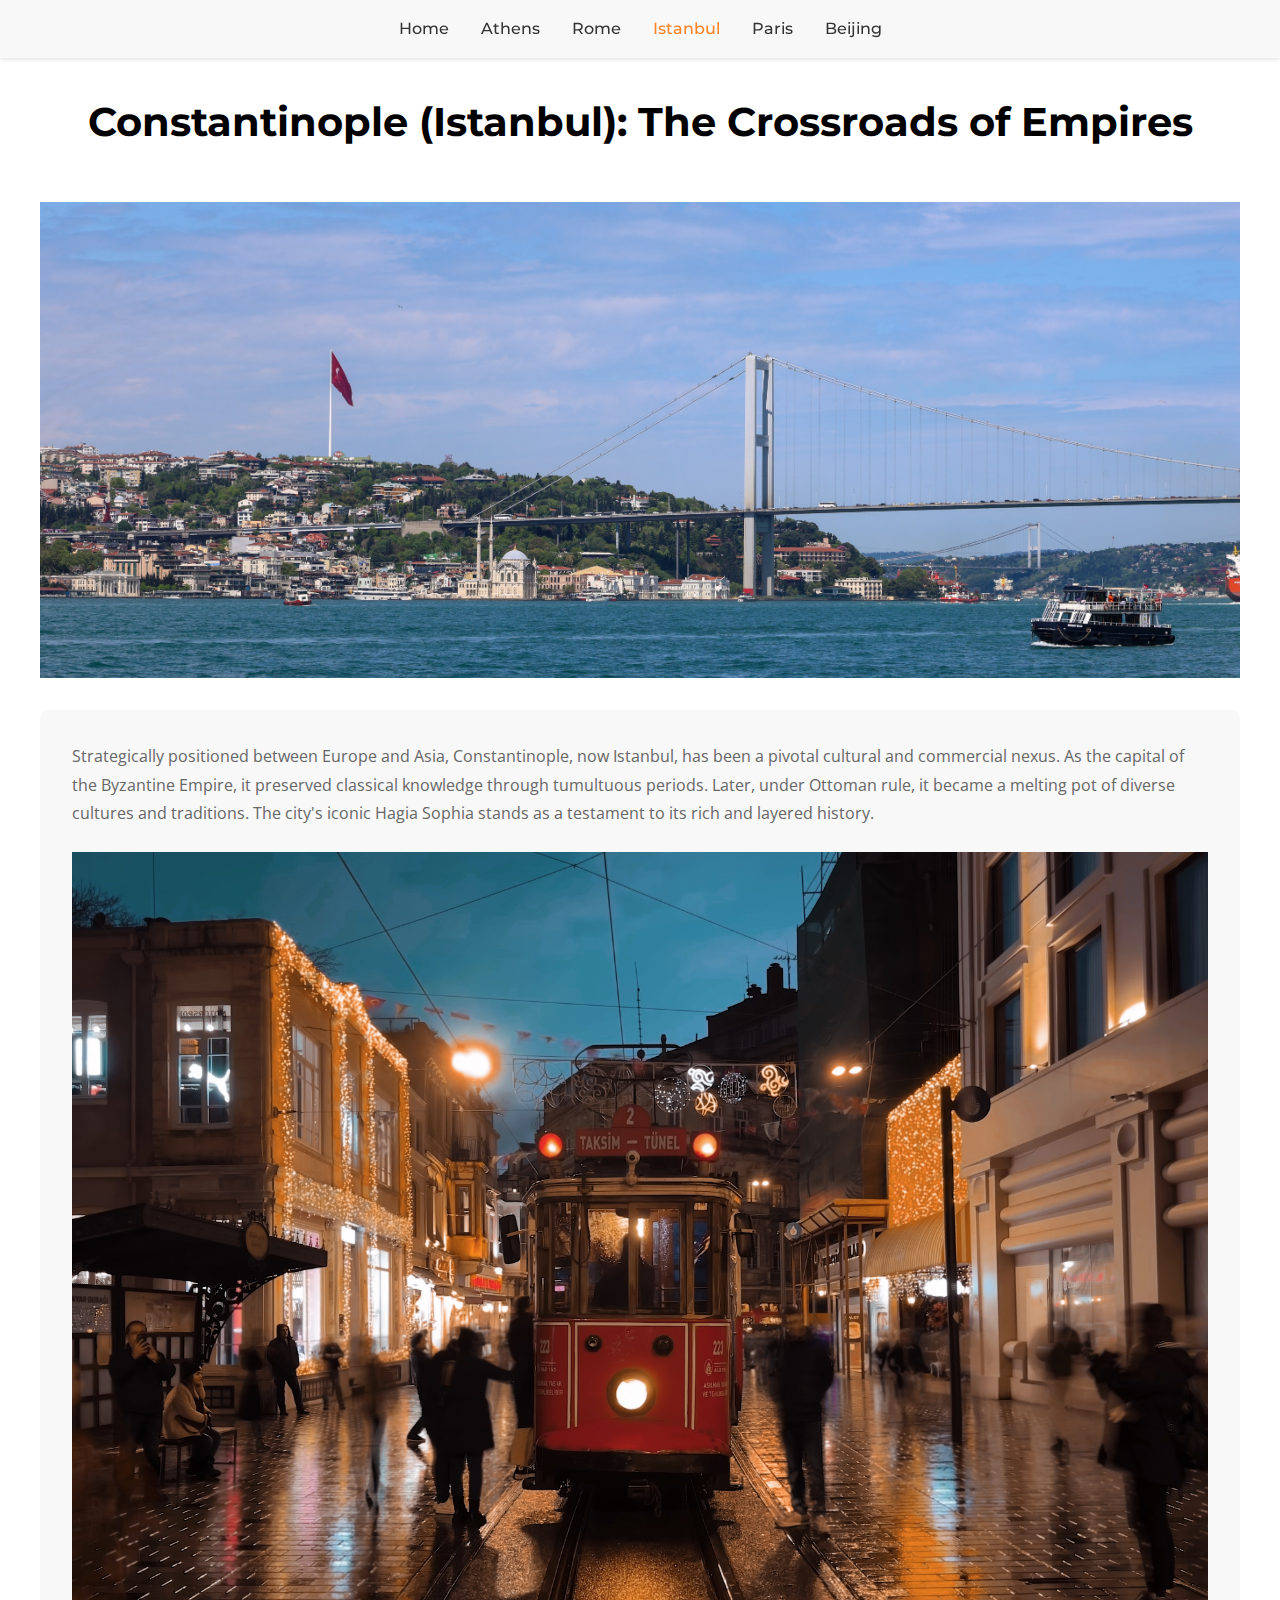
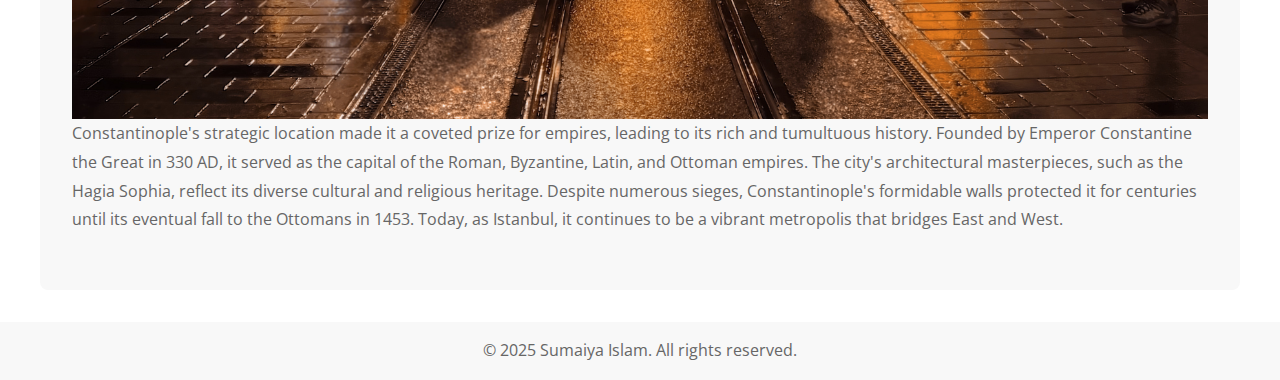
<file: istanbul.html>
<!DOCTYPE html>
<html lang="en">
<head>
    <meta charset="UTF-8">
    <meta name="viewport" content="width=device-width, initial-scale=1.0">
    <title>Istanbul - Historical City</title>
    <link rel="stylesheet" href="assets/style.css">
    <link href="https://fonts.googleapis.com/css2?family=Montserrat:wght@500;700&family=Open+Sans:wght@400;600&display=swap" rel="stylesheet">
</head>
<body>
    <nav class="navbar">
        <ul>
            <li><a href="index.html">Home</a></li>
            <li><a href="athens.html">Athens</a></li>
            <li><a href="rome.html">Rome</a></li>
            <li><a href="istanbul.html" class="active">Istanbul</a></li>
            <li><a href="paris.html">Paris</a></li>
            <li><a href="beijing.html">Beijing</a></li>
        </ul>
    </nav>

    <main class="city-page">
        <div class="grid-container">
            <section class="city-intro">
                <h1>Constantinople (Istanbul): The Crossroads of Empires</h1>
            </section>
            <section class="city-image">
                <img src="assets/istanbul.jpg" alt="Istanbul">
            </section>
            <section class="city-content">
                <p>Strategically positioned between Europe and Asia, Constantinople, now Istanbul, has been a pivotal cultural and commercial nexus. As the capital of the Byzantine Empire, it preserved classical knowledge through tumultuous periods. Later, under Ottoman rule, it became a melting pot of diverse cultures and traditions. The city's iconic Hagia Sophia stands as a testament to its rich and layered history.</p>
                <div class="city-image">
                    <img src="assets/istanbul2.jpg" alt="Istanbul Second View">
                </div>
                <p>Constantinople's strategic location made it a coveted prize for empires, leading to its rich and tumultuous history. Founded by Emperor Constantine the Great in 330 AD, it served as the capital of the Roman, Byzantine, Latin, and Ottoman empires. The city's architectural masterpieces, such as the Hagia Sophia, reflect its diverse cultural and religious heritage. Despite numerous sieges, Constantinople's formidable walls protected it for centuries until its eventual fall to the Ottomans in 1453. Today, as Istanbul, it continues to be a vibrant metropolis that bridges East and West.</p>
            </section>
        </div>
    </main>

    <footer>
        <p>&copy; 2025 Sumaiya Islam. All rights reserved.</p>
    </footer>
</body>
</html>
</file>
<file: assets/style.css>
* {
    margin: 0;
    padding: 0;
    box-sizing: border-box;
}

body {
    font-family: 'Open Sans', sans-serif;
    line-height: 1.6;
    background-color: #ffffff;
    color: #333333;
}

.navbar {
    background-color: #f8f8f8;
    padding: 1rem 2rem;
    position: sticky;
    top: 0;
    z-index: 100;
    box-shadow: 0 2px 4px rgba(0,0,0,0.1);
}

.navbar ul {
    list-style: none;
    display: flex;
    justify-content: center;
    gap: 2rem;
}

.navbar a {
    color: #333333;
    text-decoration: none;
    font-family: 'Montserrat', sans-serif;
    font-weight: 500;
    transition: color 0.3s ease;
}

.navbar a:hover,
.navbar a.active {
    color: #FF8225;
}

.landing-page {
    min-height: 100vh;
    padding: 2rem;
    position: relative;
}

.carousel {
    position: absolute;
    top: 0;
    left: 0;
    width: 100%;
    height: 100%;
    overflow: hidden;
    z-index: -1;
}

.carousel-slide {
    position: absolute;
    width: 100%;
    height: 100%;
    opacity: 0;
    transition: opacity 1s ease-in-out;
}

.carousel-slide.active {
    opacity: 0.35;
}

.carousel-slide img {
    width: 100%;
    height: 100%;
    object-fit: cover;
}

.hero {
    text-align: center;
    padding: 4rem 2rem;
}

.hero h1 {
    font-family: 'Montserrat', sans-serif;
    font-size: 3.5rem;
    font-weight: 700;
    margin-bottom: 1.5rem;
    background: linear-gradient(90deg, #FF8225, #B43F3F, #173B45);
    background-size: 400% 100%;
    -webkit-background-clip: text;
    background-clip: text;
    color: transparent;
    animation: gradient 10s linear infinite;
    text-shadow: 0 0 20px rgba(0, 255, 136, 0.3)
}

.hero p {
    font-size: 1.2rem;
    max-width: 800px;
    margin: 0 auto;
    color: black;
}

.features {
    display: grid;
    grid-template-columns: repeat(auto-fit, minmax(300px, 1fr));
    gap: 2rem;
    padding: 2rem;
    max-width: 1200px;
    margin: 0 auto;
}

.feature-box {
    background-color: #F8EDED;
    padding: 2rem;
    border-radius: 8px;
    box-shadow: 0 2px 4px rgba(0, 0, 0, 0.1);
    text-align: center;
    transition: transform 0.3s ease-in-out;
}

.feature-box:hover {
    transform: translateY(-5px);
}

.feature-box h2 {
    font-family: 'Montserrat', sans-serif;
    color: #000000;
    margin-bottom: 1rem;
    font-weight: bold;
}

.city-page {
    min-height: 100vh;
    padding: 2rem;
}

.city-intro {
    text-align: center;
    margin-bottom: 3rem;
}

.city-content {
    background-color: #f8f8f8;
    padding: 2rem;
    border-radius: 8px;
    margin-top: 2rem;
}

.grid-container {
    max-width: 1200px;
    margin: 0 auto;
}

.city-intro {
    text-align: center;
    margin-bottom: 3rem;
}

.city-intro h1 {
    font-family: 'Montserrat', sans-serif;
    font-size: 2.5rem;
    color: #000000;
    margin-bottom: 1.5rem;
    font-weight: bold;
}

.city-content {
    background-color: #f8f8f8;
    padding: 2rem;
    border-radius: 8px;
    line-height: 1.8;
}

.city-content p {
    color: #666666;
    margin-bottom: 1.5rem;
}

.city-image {
    width: 100%;
    max-width: 1200px;
    margin: 0 auto;
    overflow: hidden;
}

.city-image img {
    width: 100%;
    height: auto;
    display: block;
    object-fit: cover;
}

footer {
    background-color: #f8f8f8;
    color: #666666;
    text-align: center;
    padding: 1rem;
    position: relative;
    bottom: 0;
    width: 100%;
}

@keyframes gradient {
    0% {
        background-position: 0% 50%;
    }
    50% {
        background-position: 100% 50%;
    }
    100% {
        background-position: 0% 50%;
    }
}

@media (max-width: 768px) {
    .navbar {
        padding: 0.5rem;
    }

    .navbar ul {
        flex-direction: column;
        align-items: center;
        gap: 0.8rem;
        padding: 0.5rem 0;
    }

    .hero {
        padding: 2rem 1rem;
    }

    .hero h1 {
        font-size: 2rem;
        margin-bottom: 1rem;
    }

    .hero p {
        font-size: 1rem;
        padding: 0 1rem;
    }

    .features {
        padding: 1rem;
        gap: 1rem;
    }

    .feature-box {
        padding: 1.5rem;
    }

    .city-page {
        padding: 1rem;
    }

    .city-intro {
        margin-bottom: 2rem;
    }

    .city-intro h1 {
        font-size: 1.8rem;
        padding: 0 1rem;
    }

    .city-content {
        padding: 1.5rem;
        margin-top: 1.5rem;
    }

    .city-content p {
        font-size: 0.95rem;
    }

    .city-image {
        margin-bottom: 1rem;
    }

    .city-image img {
        height: 250px;
    }

    .grid-container {
        padding: 0 1rem;
    }
}
</file>
